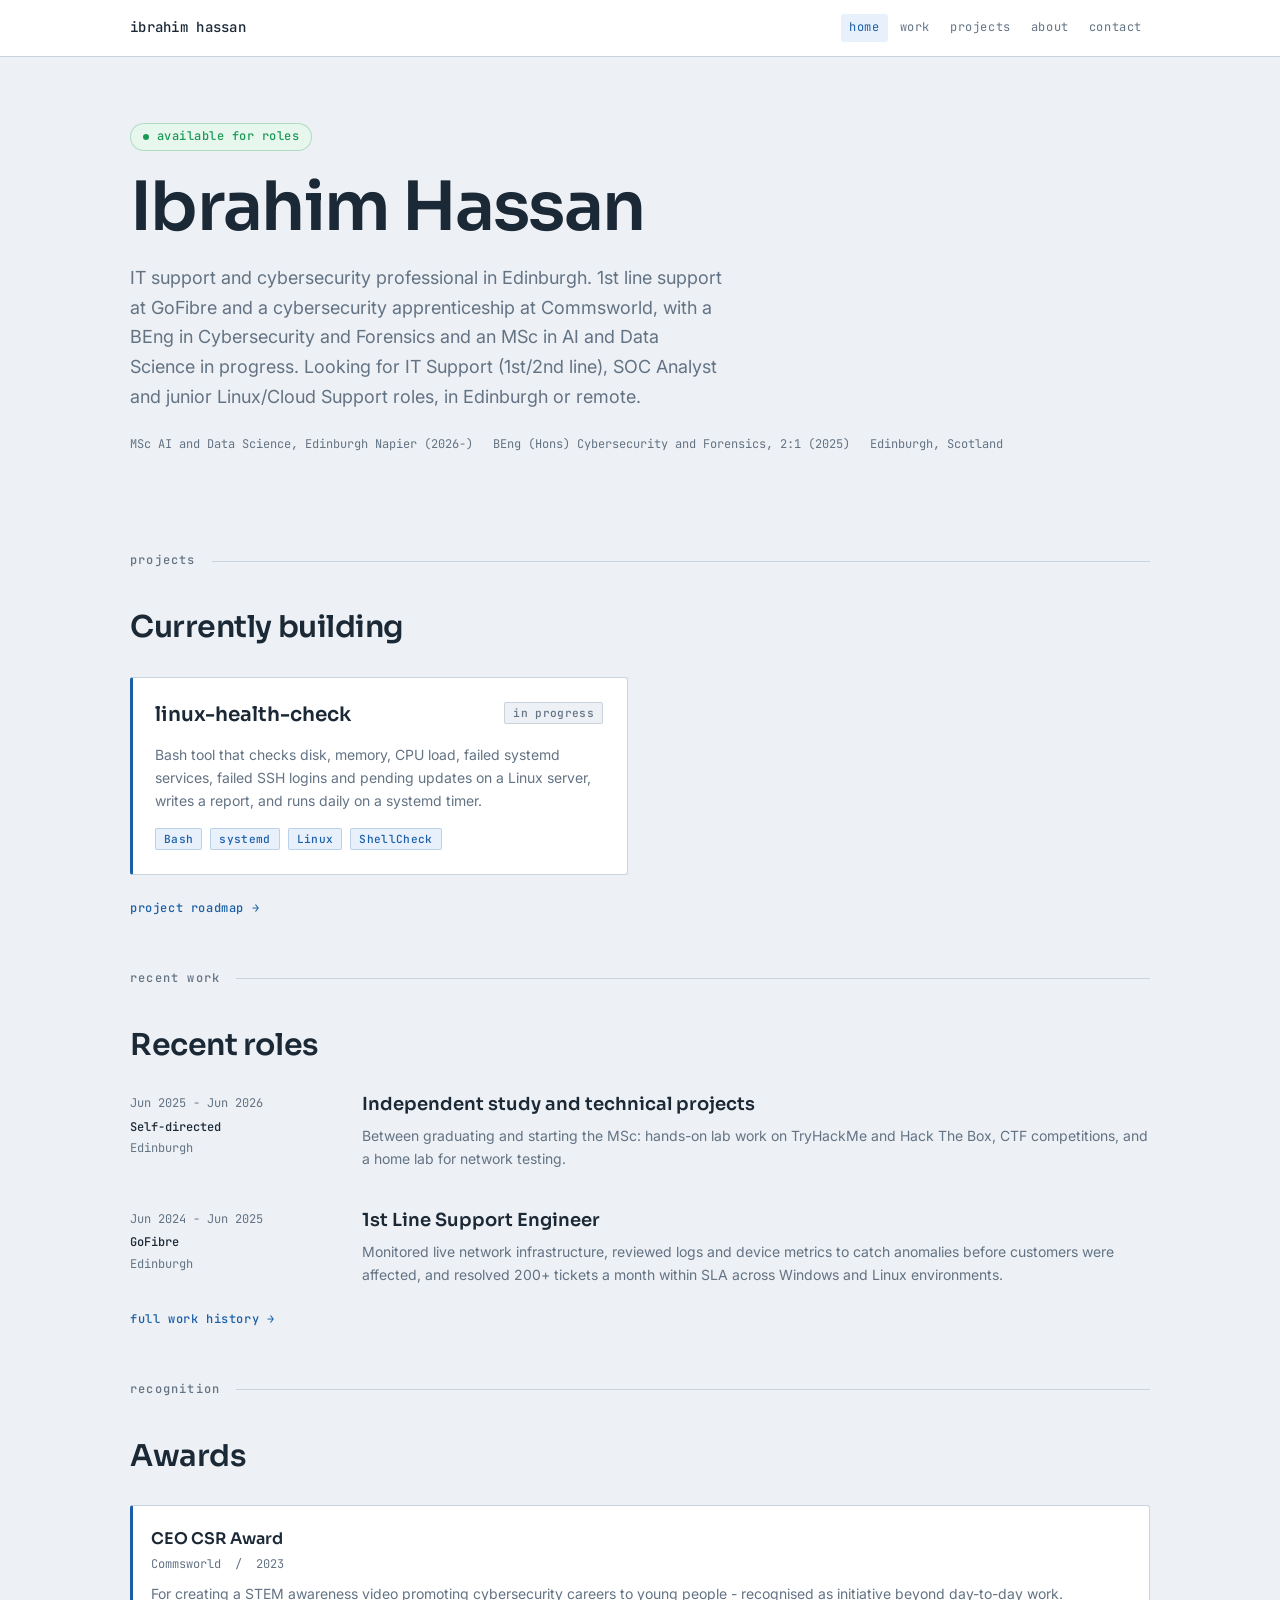
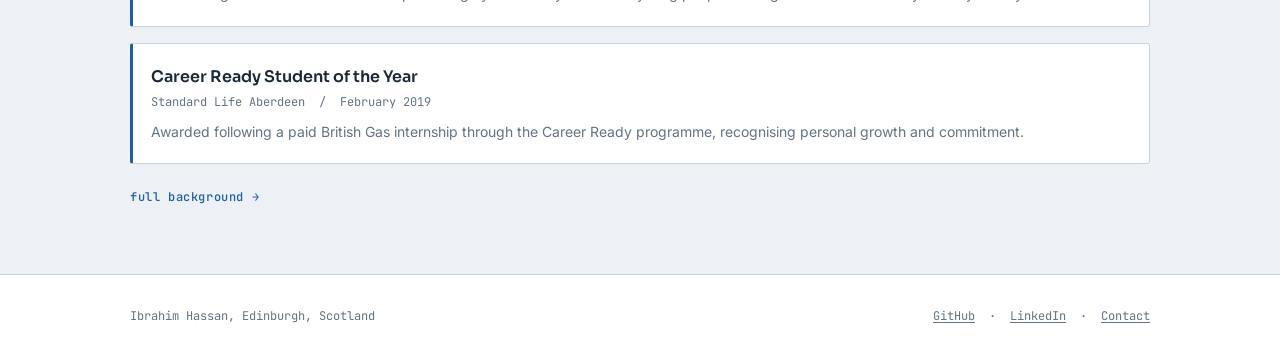
<file: index.html>
<!DOCTYPE html>
<html lang="en">
<head>
  <meta charset="UTF-8">
  <meta name="viewport" content="width=device-width, initial-scale=1.0">
  <title>Ibrahim Hassan - IT support and security, Edinburgh</title>
  <meta name="description" content="IT support and cybersecurity professional in Edinburgh. BEng Cybersecurity and Forensics, MSc AI and Data Science student. Looking for IT Support (1st/2nd line), SOC Analyst and junior Linux/Cloud Support roles.">
  <link rel="stylesheet" href="style.css">
</head>
<body>

  <header class="site-header">
    <div class="container">
      <a href="index.html" class="site-logo" aria-label="Ibrahim Hassan - home">ibrahim hassan</a>
      <nav class="site-nav" aria-label="Main navigation">
        <a href="index.html" aria-current="page">home</a>
        <a href="work.html">work</a>
        <a href="projects.html">projects</a>
        <a href="about.html">about</a>
        <a href="contact.html">contact</a>
      </nav>
    </div>
  </header>

  <main>

    <!-- Hero -->
    <section class="hero" aria-labelledby="hero-name">
      <div class="container">
        <div class="hero-eyebrow">
          <span class="status-badge">
            <span class="status-dot" aria-hidden="true"></span>
            available for roles
          </span>
        </div>
        <h1 class="hero-name" id="hero-name">Ibrahim Hassan</h1>
        <p class="hero-intro">
          IT support and cybersecurity professional in Edinburgh. 1st line support at
          GoFibre and a cybersecurity apprenticeship at Commsworld, with a BEng in
          Cybersecurity and Forensics and an MSc in AI and Data Science in progress.
          Looking for IT Support (1st/2nd line), SOC Analyst and junior Linux/Cloud Support roles, in Edinburgh or remote.
        </p>
        <div class="hero-meta">
          <span>MSc AI and Data Science, Edinburgh Napier (2026-)</span>
          <span>BEng (Hons) Cybersecurity and Forensics, 2:1 (2025)</span>
          <span>Edinburgh, Scotland</span>
        </div>
      </div>
    </section>

    <!-- Featured project -->
    <section class="page-section" aria-labelledby="projects-heading">
      <div class="container">
        <div class="section-rule"><span>projects</span></div>
        <h2 class="subsection-heading" id="projects-heading">Currently building</h2>

        <!-- Static project content. Replaced by projects.js when JS is available. -->
        <div id="projects-featured" class="project-grid">
          <article class="project-card">
            <div class="project-card__header">
              <h3 class="project-card__title">linux-health-check</h3>
              <span class="tag tag--status">in progress</span>
            </div>
            <p class="project-card__desc">
              Bash tool that checks disk, memory, CPU load, failed systemd services, failed SSH logins and pending updates on a Linux server, writes a report, and runs daily on a systemd timer.
            </p>
            <div class="project-card__tech">
              <span class="tag">Bash</span>
              <span class="tag">systemd</span>
              <span class="tag">Linux</span>
              <span class="tag">ShellCheck</span>
            </div>
          </article>
        </div>

        <a href="projects.html" class="see-more">project roadmap &rarr;</a>
      </div>
    </section>

    <!-- Featured experience -->
    <section class="page-section" aria-labelledby="work-heading">
      <div class="container">
        <div class="section-rule"><span>recent work</span></div>
        <h2 class="subsection-heading" id="work-heading">Recent roles</h2>

        <div class="experience-list">

          <div class="experience-entry experience-entry--compact">
            <div class="experience-meta">
              <span class="date">Jun 2025 - Jun 2026</span>
              <span class="employer">Self-directed</span>
              <span class="location">Edinburgh</span>
            </div>
            <div>
              <h3 class="experience-role">Independent study and technical projects</h3>
              <div class="experience-body">
                <p>
                  Between graduating and starting the MSc: hands-on lab work on TryHackMe and Hack
                  The Box, CTF competitions, and a home lab for network testing.
                </p>
              </div>
            </div>
          </div>

          <div class="experience-entry experience-entry--compact">
            <div class="experience-meta">
              <span class="date">Jun 2024 - Jun 2025</span>
              <span class="employer">GoFibre</span>
              <span class="location">Edinburgh</span>
            </div>
            <div>
              <h3 class="experience-role">1st Line Support Engineer</h3>
              <div class="experience-body">
                <p>
                  Monitored live network infrastructure, reviewed logs and device metrics to
                  catch anomalies before customers were affected, and resolved 200+ tickets
                  a month within SLA across Windows and Linux environments.
                </p>
              </div>
            </div>
          </div>

        </div>

        <a href="work.html" class="see-more">full work history &rarr;</a>
      </div>
    </section>

    <!-- Recognition -->
    <section class="page-section" aria-labelledby="recognition-heading">
      <div class="container">
        <div class="section-rule"><span>recognition</span></div>
        <h2 class="subsection-heading" id="recognition-heading">Awards</h2>

        <div class="award-list">
          <div class="award-entry">
            <p class="award-title">CEO CSR Award</p>
            <p class="award-meta">Commsworld &nbsp;/&nbsp; 2023</p>
            <p class="award-desc">
              For creating a STEM awareness video promoting cybersecurity careers to young
              people - recognised as initiative beyond day-to-day work.
            </p>
          </div>
          <div class="award-entry">
            <p class="award-title">Career Ready Student of the Year</p>
            <p class="award-meta">Standard Life Aberdeen &nbsp;/&nbsp; February 2019</p>
            <p class="award-desc">
              Awarded following a paid British Gas internship through the Career Ready
              programme, recognising personal growth and commitment.
            </p>
          </div>
        </div>

        <a href="about.html#recognition" class="see-more">full background &rarr;</a>
      </div>
    </section>

  </main>

  <footer class="site-footer">
    <div class="container">
      <p>Ibrahim Hassan, Edinburgh, Scotland</p>
      <p>
        <a href="https://github.com/pribrahimh" target="_blank" rel="noopener noreferrer">GitHub</a>
        &nbsp;&middot;&nbsp;
        <a href="https://linkedin.com/in/pribrahim" target="_blank" rel="noopener noreferrer">LinkedIn</a>
        &nbsp;&middot;&nbsp;
        <a href="contact.html">Contact</a>
      </p>
    </div>
  </footer>

  <script src="projects.js"></script>
  <script>
    (function () {
      var container = document.getElementById('projects-featured');
      if (container && typeof renderProjects === 'function') {
        renderProjects(container, { featured: true });
      }
    }());
  </script>

</body>
</html>
</file>
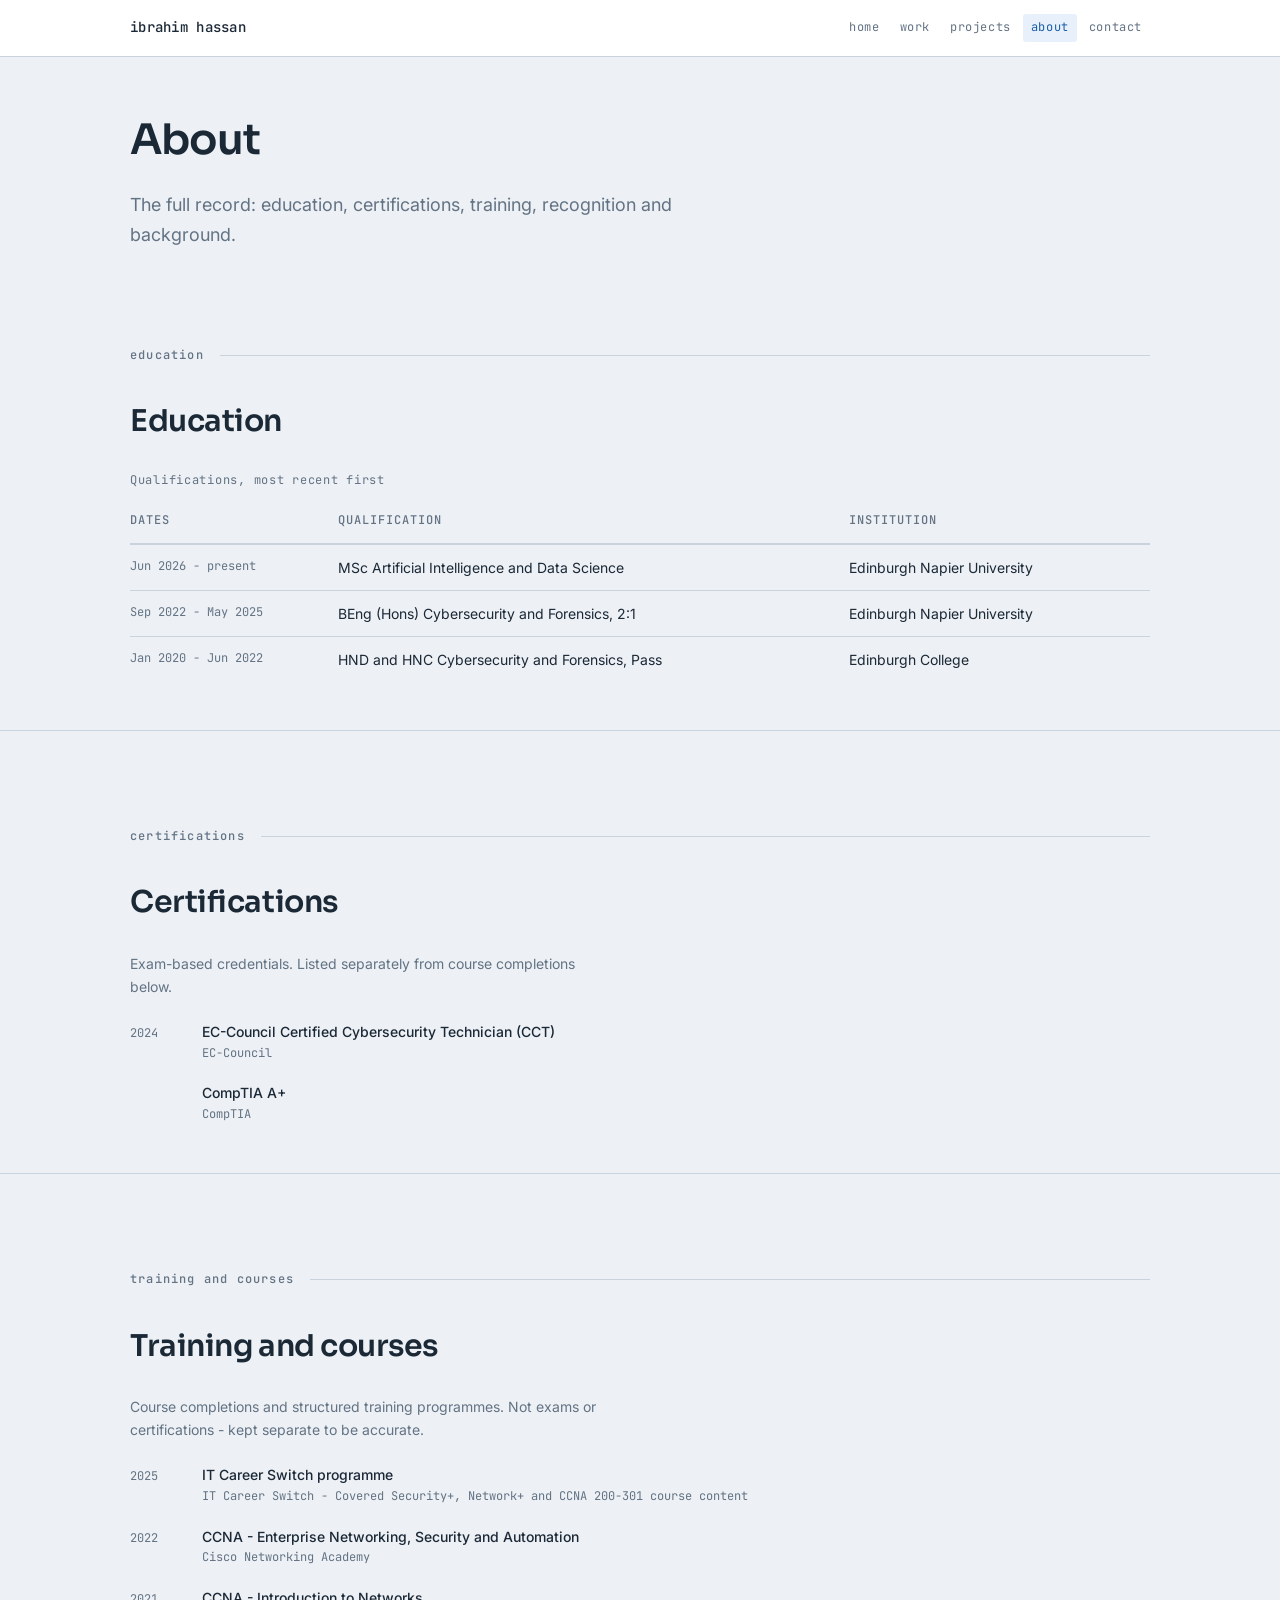
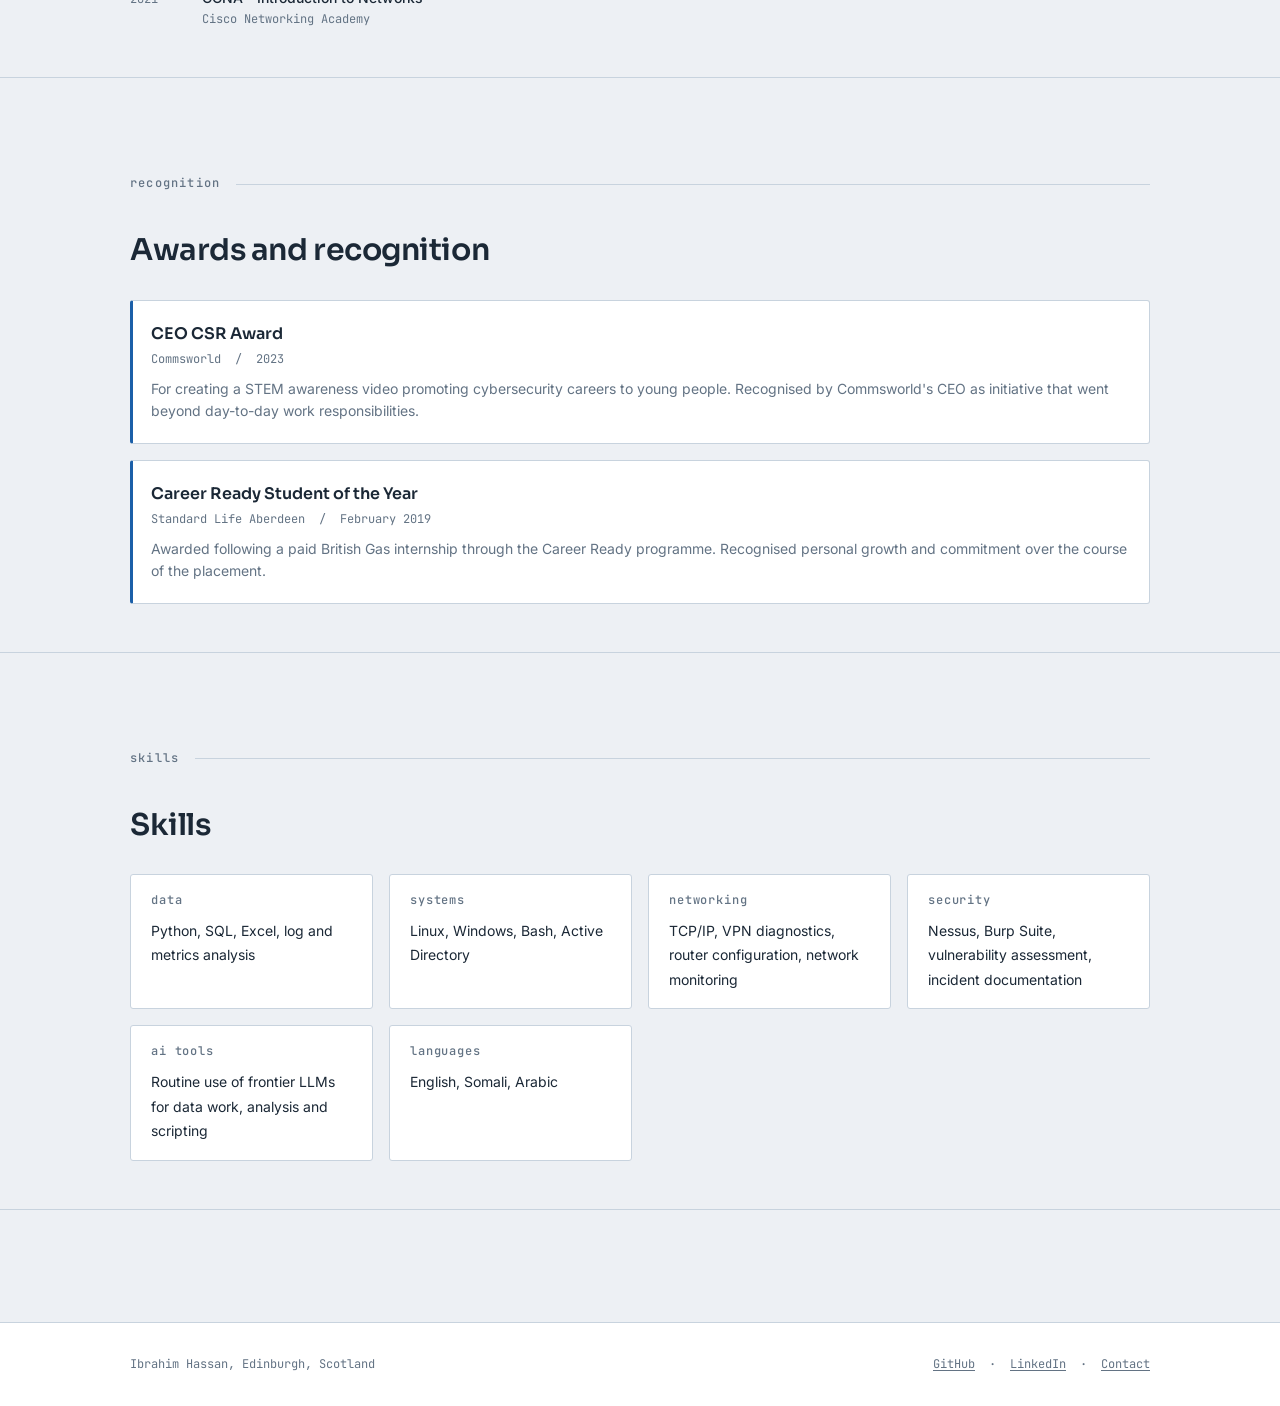
<file: about.html>
<!DOCTYPE html>
<html lang="en">
<head>
  <meta charset="UTF-8">
  <meta name="viewport" content="width=device-width, initial-scale=1.0">
  <title>About - Ibrahim Hassan</title>
  <meta name="description" content="Education, certifications, training, recognition and skills for Ibrahim Hassan.">
  <link rel="stylesheet" href="style.css">
</head>
<body>

  <header class="site-header">
    <div class="container">
      <a href="index.html" class="site-logo" aria-label="Ibrahim Hassan - home">ibrahim hassan</a>
      <nav class="site-nav" aria-label="Main navigation">
        <a href="index.html">home</a>
        <a href="work.html">work</a>
        <a href="projects.html">projects</a>
        <a href="about.html" aria-current="page">about</a>
        <a href="contact.html">contact</a>
      </nav>
    </div>
  </header>

  <main>
    <div class="page-header">
      <div class="container">
        <h1 class="page-heading">About</h1>
        <p class="page-intro">
          The full record: education, certifications, training, recognition and background.
        </p>
      </div>
    </div>

    <!-- Education -->
    <section class="page-section" aria-labelledby="education-heading">
      <div class="container">
        <div class="section-rule"><span>education</span></div>
        <h2 class="subsection-heading" id="education-heading">Education</h2>

        <div class="table-wrapper">
          <table class="data-table">
            <caption>Qualifications, most recent first</caption>
            <thead>
              <tr>
                <th class="col-date" scope="col">Dates</th>
                <th scope="col">Qualification</th>
                <th scope="col">Institution</th>
              </tr>
            </thead>
            <tbody>
              <tr>
                <td class="col-date">Jun 2026 - present</td>
                <td>MSc Artificial Intelligence and Data Science</td>
                <td>Edinburgh Napier University</td>
              </tr>
              <tr>
                <td class="col-date">Sep 2022 - May 2025</td>
                <td>BEng (Hons) Cybersecurity and Forensics, 2:1</td>
                <td>Edinburgh Napier University</td>
              </tr>
              <tr>
                <td class="col-date">Jan 2020 - Jun 2022</td>
                <td>HND and HNC Cybersecurity and Forensics, Pass</td>
                <td>Edinburgh College</td>
              </tr>
            </tbody>
          </table>
        </div>

      </div>
    </section>

    <hr class="divider">

    <!-- Certifications -->
    <section class="page-section" aria-labelledby="certifications-heading">
      <div class="container">
        <div class="section-rule"><span>certifications</span></div>
        <h2 class="subsection-heading" id="certifications-heading">Certifications</h2>
        <p class="muted" style="font-size: var(--size-sm); margin-bottom: var(--space-6); max-width: 54ch; line-height: 1.65;">
          Exam-based credentials. Listed separately from course completions below.
        </p>

        <div class="cert-list">
          <div class="cert-entry">
            <span class="cert-year">2024</span>
            <div>
              <p class="cert-name">EC-Council Certified Cybersecurity Technician (CCT)</p>
              <p class="cert-issuer">EC-Council</p>
            </div>
          </div>
          <div class="cert-entry">
            <!-- TODO: confirm the exact year the CompTIA A+ was awarded -->
            <span class="cert-year"><!-- year --></span>
            <div>
              <p class="cert-name">CompTIA A+</p>
              <p class="cert-issuer">CompTIA</p>
            </div>
          </div>
        </div>

      </div>
    </section>

    <hr class="divider">

    <!-- Training and courses -->
    <section class="page-section" aria-labelledby="training-heading">
      <div class="container">
        <div class="section-rule"><span>training and courses</span></div>
        <h2 class="subsection-heading" id="training-heading">Training and courses</h2>
        <p class="muted" style="font-size: var(--size-sm); margin-bottom: var(--space-6); max-width: 54ch; line-height: 1.65;">
          Course completions and structured training programmes. Not exams or certifications -
          kept separate to be accurate.
        </p>

        <div class="cert-list">
          <div class="cert-entry">
            <span class="cert-year">2025</span>
            <div>
              <p class="cert-name">IT Career Switch programme</p>
              <p class="cert-issuer">IT Career Switch - Covered Security+, Network+ and CCNA 200-301 course content</p>
            </div>
          </div>
          <div class="cert-entry">
            <span class="cert-year">2022</span>
            <div>
              <p class="cert-name">CCNA - Enterprise Networking, Security and Automation</p>
              <p class="cert-issuer">Cisco Networking Academy</p>
            </div>
          </div>
          <div class="cert-entry">
            <span class="cert-year">2021</span>
            <div>
              <p class="cert-name">CCNA - Introduction to Networks</p>
              <p class="cert-issuer">Cisco Networking Academy</p>
            </div>
          </div>
        </div>

      </div>
    </section>

    <hr class="divider">

    <!-- Recognition -->
    <section class="page-section" id="recognition" aria-labelledby="recognition-heading">
      <div class="container">
        <div class="section-rule"><span>recognition</span></div>
        <h2 class="subsection-heading" id="recognition-heading">Awards and recognition</h2>

        <div class="award-list">
          <div class="award-entry">
            <p class="award-title">CEO CSR Award</p>
            <p class="award-meta">Commsworld &nbsp;/&nbsp; 2023</p>
            <p class="award-desc">
              For creating a STEM awareness video promoting cybersecurity careers to young
              people. Recognised by Commsworld's CEO as initiative that went beyond
              day-to-day work responsibilities.
            </p>
          </div>
          <div class="award-entry">
            <p class="award-title">Career Ready Student of the Year</p>
            <p class="award-meta">Standard Life Aberdeen &nbsp;/&nbsp; February 2019</p>
            <p class="award-desc">
              Awarded following a paid British Gas internship through the Career Ready
              programme. Recognised personal growth and commitment over the course of the
              placement.
            </p>
          </div>
        </div>

      </div>
    </section>

    <hr class="divider">

    <!-- Skills -->
    <section class="page-section" aria-labelledby="skills-heading">
      <div class="container">
        <div class="section-rule"><span>skills</span></div>
        <h2 class="subsection-heading" id="skills-heading">Skills</h2>

        <div class="skills-grid">
          <div class="skill-group">
            <p class="skill-group__label">data</p>
            <p class="skill-group__items">Python, SQL, Excel, log and metrics analysis</p>
          </div>
          <div class="skill-group">
            <p class="skill-group__label">systems</p>
            <p class="skill-group__items">Linux, Windows, Bash, Active Directory</p>
          </div>
          <div class="skill-group">
            <p class="skill-group__label">networking</p>
            <p class="skill-group__items">TCP/IP, VPN diagnostics, router configuration, network monitoring</p>
          </div>
          <div class="skill-group">
            <p class="skill-group__label">security</p>
            <p class="skill-group__items">Nessus, Burp Suite, vulnerability assessment, incident documentation</p>
          </div>
          <div class="skill-group">
            <p class="skill-group__label">AI tools</p>
            <p class="skill-group__items">Routine use of frontier LLMs for data work, analysis and scripting</p>
          </div>
          <div class="skill-group">
            <p class="skill-group__label">languages</p>
            <p class="skill-group__items">English, Somali, Arabic</p>
          </div>
        </div>

      </div>
    </section>

    <hr class="divider">

    <!-- TODO: Add an interests section once content is available -->
    <!-- <section class="page-section" aria-labelledby="interests-heading">
      <div class="container">
        <div class="section-rule"><span>interests</span></div>
        <h2 class="subsection-heading" id="interests-heading">Interests</h2>
        [content TBD]
      </div>
    </section> -->

  </main>

  <footer class="site-footer">
    <div class="container">
      <p>Ibrahim Hassan, Edinburgh, Scotland</p>
      <p>
        <a href="https://github.com/pribrahimh" target="_blank" rel="noopener noreferrer">GitHub</a>
        &nbsp;&middot;&nbsp;
        <a href="https://linkedin.com/in/pribrahim" target="_blank" rel="noopener noreferrer">LinkedIn</a>
        &nbsp;&middot;&nbsp;
        <a href="contact.html">Contact</a>
      </p>
    </div>
  </footer>

</body>
</html>
</file>
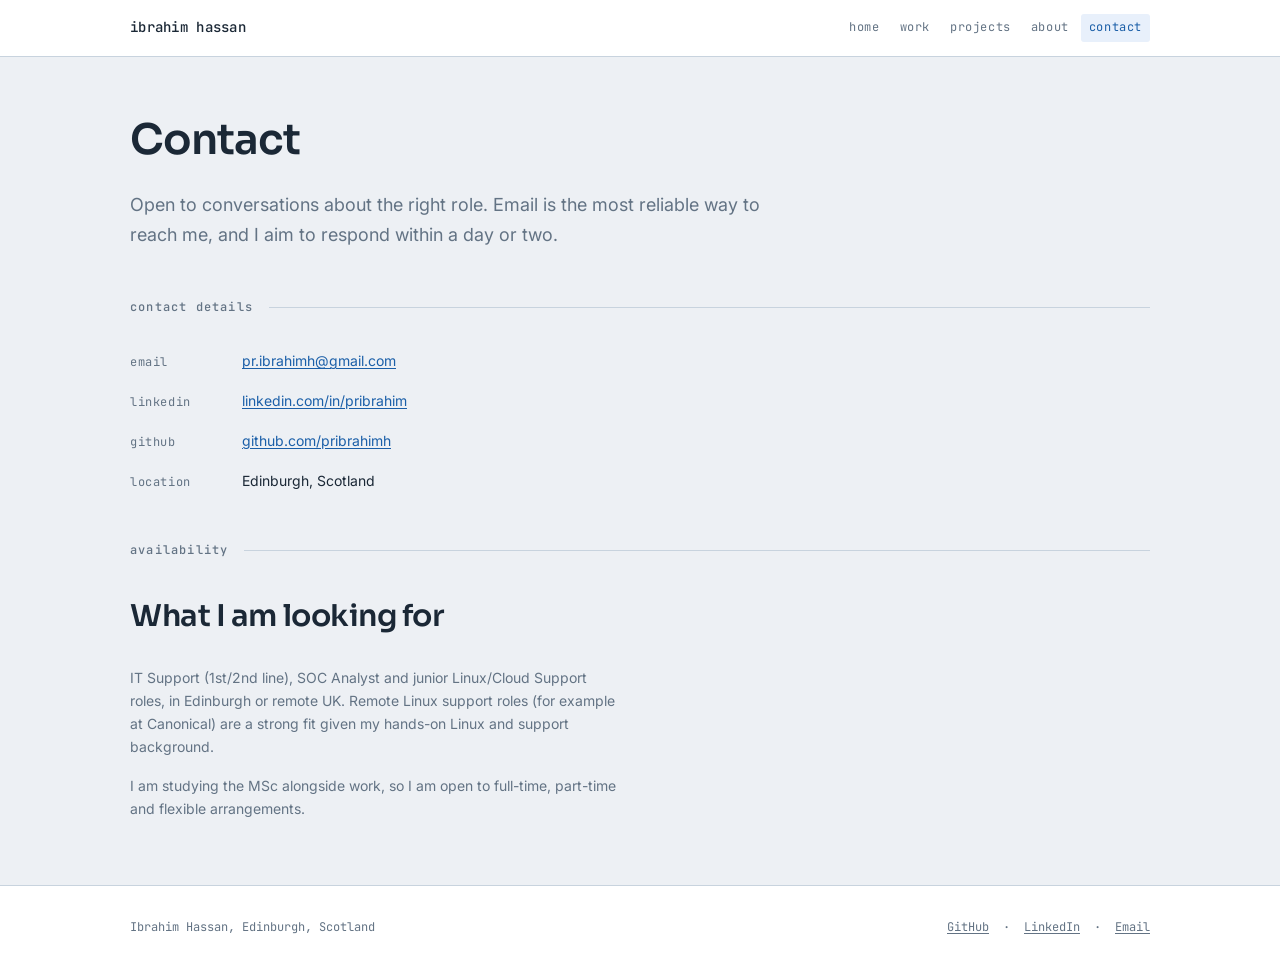
<file: contact.html>
<!DOCTYPE html>
<html lang="en">
<head>
  <meta charset="UTF-8">
  <meta name="viewport" content="width=device-width, initial-scale=1.0">
  <title>Contact - Ibrahim Hassan</title>
  <meta name="description" content="Contact Ibrahim Hassan about IT Support (1st/2nd line), SOC Analyst and junior Linux/Cloud Support roles in Edinburgh or remote.">
  <link rel="stylesheet" href="style.css">
</head>
<body>

  <header class="site-header">
    <div class="container">
      <a href="index.html" class="site-logo" aria-label="Ibrahim Hassan - home">ibrahim hassan</a>
      <nav class="site-nav" aria-label="Main navigation">
        <a href="index.html">home</a>
        <a href="work.html">work</a>
        <a href="projects.html">projects</a>
        <a href="about.html">about</a>
        <a href="contact.html" aria-current="page">contact</a>
      </nav>
    </div>
  </header>

  <main>
    <div class="page-header">
      <div class="container">
        <h1 class="page-heading">Contact</h1>
        <p class="page-intro">
          Open to conversations about the right role. Email is the most reliable way to
          reach me, and I aim to respond within a day or two.
        </p>
      </div>
    </div>

    <section aria-label="Contact details">
      <div class="container">
        <div class="section-rule"><span>contact details</span></div>

        <address style="font-style: normal;">
          <div class="contact-list">
            <div class="contact-item">
              <span class="contact-label">email</span>
              <span class="contact-value">
                <a href="mailto:pr.ibrahimh@gmail.com">pr.ibrahimh@gmail.com</a>
              </span>
            </div>
            <div class="contact-item">
              <span class="contact-label">linkedin</span>
              <span class="contact-value">
                <a href="https://linkedin.com/in/pribrahim" target="_blank" rel="noopener noreferrer">linkedin.com/in/pribrahim</a>
              </span>
            </div>
            <div class="contact-item">
              <span class="contact-label">github</span>
              <span class="contact-value">
                <a href="https://github.com/pribrahimh" target="_blank" rel="noopener noreferrer">github.com/pribrahimh</a>
              </span>
            </div>
            <div class="contact-item">
              <span class="contact-label">location</span>
              <span class="contact-value">Edinburgh, Scotland</span>
            </div>
          </div>
        </address>

      </div>
    </section>

    <section class="page-section" aria-labelledby="availability-heading">
      <div class="container">
        <div class="section-rule"><span>availability</span></div>
        <h2 class="subsection-heading" id="availability-heading">What I am looking for</h2>
        <p style="font-size: var(--size-sm); color: var(--col-muted); max-width: 54ch; line-height: 1.65;">
          IT Support (1st/2nd line), SOC Analyst and junior Linux/Cloud Support roles, in Edinburgh or remote UK. Remote Linux support roles
          (for example at Canonical) are a strong fit given my hands-on Linux and
          support background.
        </p>
        <p style="font-size: var(--size-sm); color: var(--col-muted); max-width: 54ch; line-height: 1.65; margin-top: var(--space-4);">
          I am studying the MSc alongside work, so I am open to full-time, part-time
          and flexible arrangements.
        </p>
      </div>
    </section>

  </main>

  <footer class="site-footer">
    <div class="container">
      <p>Ibrahim Hassan, Edinburgh, Scotland</p>
      <p>
        <a href="https://github.com/pribrahimh" target="_blank" rel="noopener noreferrer">GitHub</a>
        &nbsp;&middot;&nbsp;
        <a href="https://linkedin.com/in/pribrahim" target="_blank" rel="noopener noreferrer">LinkedIn</a>
        &nbsp;&middot;&nbsp;
        <a href="mailto:pr.ibrahimh@gmail.com">Email</a>
      </p>
    </div>
  </footer>

</body>
</html>
</file>
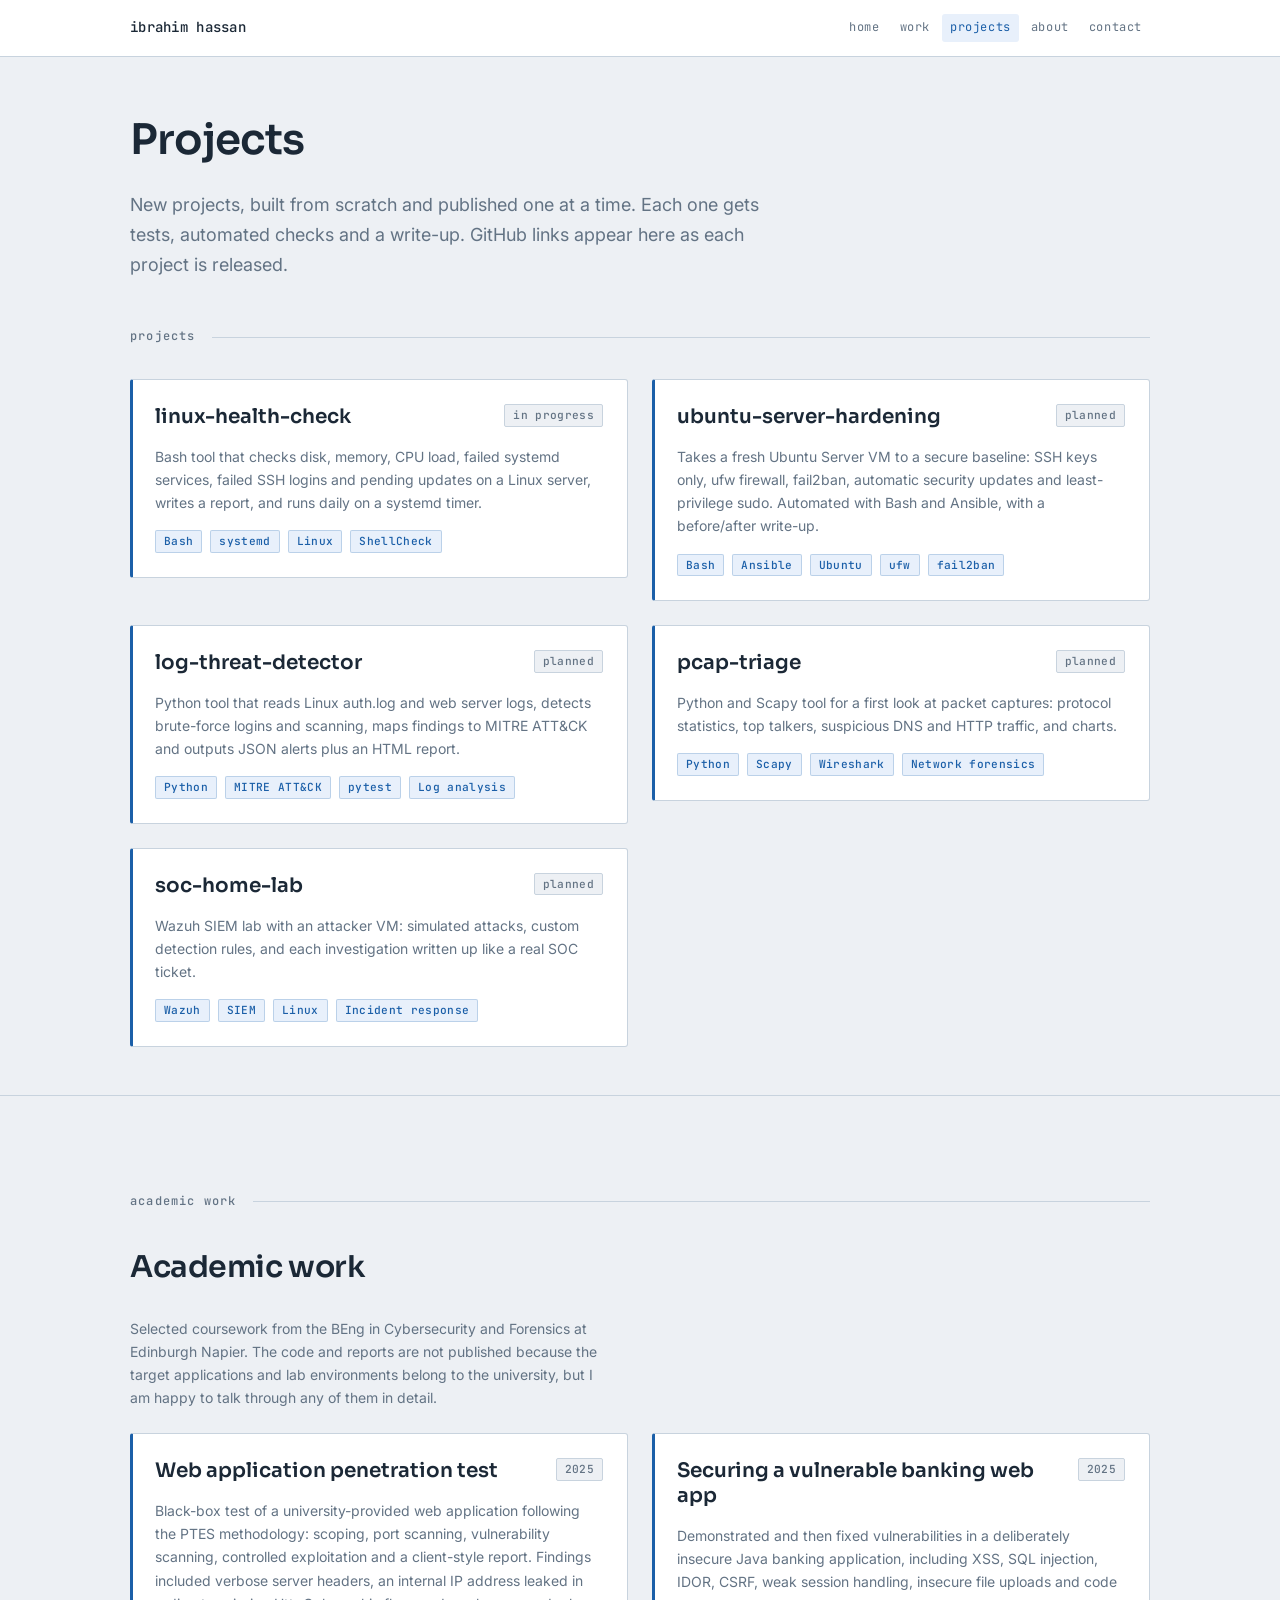
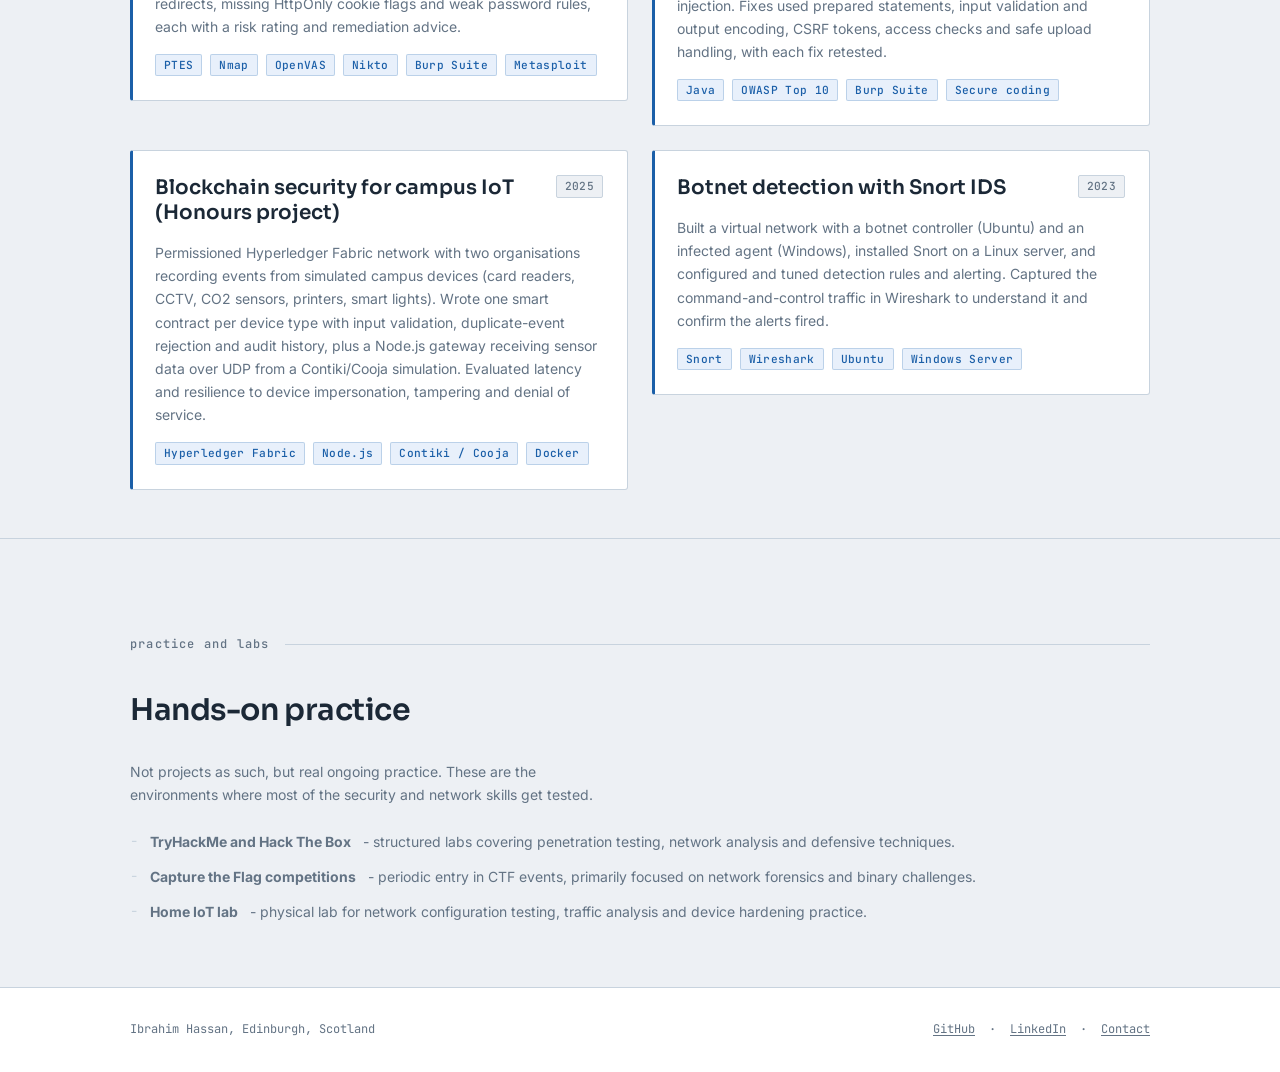
<file: projects.html>
<!DOCTYPE html>
<html lang="en">
<head>
  <meta charset="UTF-8">
  <meta name="viewport" content="width=device-width, initial-scale=1.0">
  <title>Projects - Ibrahim Hassan</title>
  <meta name="description" content="Technical projects by Ibrahim Hassan, including an IoT blockchain verification system built with Hyperledger Fabric and Contiki-NG.">
  <link rel="stylesheet" href="style.css">
</head>
<body>

  <header class="site-header">
    <div class="container">
      <a href="index.html" class="site-logo" aria-label="Ibrahim Hassan - home">ibrahim hassan</a>
      <nav class="site-nav" aria-label="Main navigation">
        <a href="index.html">home</a>
        <a href="work.html">work</a>
        <a href="projects.html" aria-current="page">projects</a>
        <a href="about.html">about</a>
        <a href="contact.html">contact</a>
      </nav>
    </div>
  </header>

  <main>
    <div class="page-header">
      <div class="container">
        <h1 class="page-heading">Projects</h1>
        <p class="page-intro">
          New projects, built from scratch and published one at a time. Each one gets
          tests, automated checks and a write-up. GitHub links appear here as each
          project is released.
        </p>
      </div>
    </div>

    <section aria-label="Project list">
      <div class="container">
        <div class="section-rule"><span>projects</span></div>

        <!--
          Static fallback content below is shown when JavaScript is disabled.
          When JS runs, renderProjects() replaces this with dynamically rendered cards.
          If you add a project to projects.js, also update this static block.
        -->
        <div id="projects-grid" class="project-grid">
          <article class="project-card">
            <div class="project-card__header">
              <h3 class="project-card__title">linux-health-check</h3>
              <span class="tag tag--status">in progress</span>
            </div>
            <p class="project-card__desc">
              Bash tool that checks disk, memory, CPU load, failed systemd services, failed SSH logins and pending updates on a Linux server, writes a report, and runs daily on a systemd timer.
            </p>
            <div class="project-card__tech">
              <span class="tag">Bash</span>
              <span class="tag">systemd</span>
              <span class="tag">Linux</span>
              <span class="tag">ShellCheck</span>
            </div>
          </article>
          <article class="project-card">
            <div class="project-card__header">
              <h3 class="project-card__title">ubuntu-server-hardening</h3>
              <span class="tag tag--status">planned</span>
            </div>
            <p class="project-card__desc">
              Takes a fresh Ubuntu Server VM to a secure baseline: SSH keys only, ufw firewall, fail2ban, automatic security updates and least-privilege sudo. Automated with Bash and Ansible, with a before/after write-up.
            </p>
            <div class="project-card__tech">
              <span class="tag">Bash</span>
              <span class="tag">Ansible</span>
              <span class="tag">Ubuntu</span>
              <span class="tag">ufw</span>
              <span class="tag">fail2ban</span>
            </div>
          </article>
          <article class="project-card">
            <div class="project-card__header">
              <h3 class="project-card__title">log-threat-detector</h3>
              <span class="tag tag--status">planned</span>
            </div>
            <p class="project-card__desc">
              Python tool that reads Linux auth.log and web server logs, detects brute-force logins and scanning, maps findings to MITRE ATT&amp;CK and outputs JSON alerts plus an HTML report.
            </p>
            <div class="project-card__tech">
              <span class="tag">Python</span>
              <span class="tag">MITRE ATT&amp;CK</span>
              <span class="tag">pytest</span>
              <span class="tag">Log analysis</span>
            </div>
          </article>
          <article class="project-card">
            <div class="project-card__header">
              <h3 class="project-card__title">pcap-triage</h3>
              <span class="tag tag--status">planned</span>
            </div>
            <p class="project-card__desc">
              Python and Scapy tool for a first look at packet captures: protocol statistics, top talkers, suspicious DNS and HTTP traffic, and charts.
            </p>
            <div class="project-card__tech">
              <span class="tag">Python</span>
              <span class="tag">Scapy</span>
              <span class="tag">Wireshark</span>
              <span class="tag">Network forensics</span>
            </div>
          </article>
          <article class="project-card">
            <div class="project-card__header">
              <h3 class="project-card__title">soc-home-lab</h3>
              <span class="tag tag--status">planned</span>
            </div>
            <p class="project-card__desc">
              Wazuh SIEM lab with an attacker VM: simulated attacks, custom detection rules, and each investigation written up like a real SOC ticket.
            </p>
            <div class="project-card__tech">
              <span class="tag">Wazuh</span>
              <span class="tag">SIEM</span>
              <span class="tag">Linux</span>
              <span class="tag">Incident response</span>
            </div>
          </article>
        </div>

      </div>
    </section>

    <hr class="divider">

    <!-- Academic work - described, not published (targets and code belong to the university) -->
    <section class="page-section" aria-labelledby="academic-heading">
      <div class="container">
        <div class="section-rule"><span>academic work</span></div>
        <h2 class="subsection-heading" id="academic-heading">Academic work</h2>
        <p class="muted" style="font-size: var(--size-sm); margin-bottom: var(--space-6); max-width: 54ch; line-height: 1.65;">
          Selected coursework from the BEng in Cybersecurity and Forensics at Edinburgh
          Napier. The code and reports are not published because the target applications
          and lab environments belong to the university, but I am happy to talk through
          any of them in detail.
        </p>
        <div class="project-grid">
          <article class="project-card">
            <div class="project-card__header">
              <h3 class="project-card__title">Web application penetration test</h3>
              <span class="tag tag--status">2025</span>
            </div>
            <p class="project-card__desc">
              Black-box test of a university-provided web application following the PTES methodology: scoping, port scanning, vulnerability scanning, controlled exploitation and a client-style report. Findings included verbose server headers, an internal IP address leaked in redirects, missing HttpOnly cookie flags and weak password rules, each with a risk rating and remediation advice.
            </p>
            <div class="project-card__tech">
              <span class="tag">PTES</span>
              <span class="tag">Nmap</span>
              <span class="tag">OpenVAS</span>
              <span class="tag">Nikto</span>
              <span class="tag">Burp Suite</span>
              <span class="tag">Metasploit</span>
            </div>
          </article>
          <article class="project-card">
            <div class="project-card__header">
              <h3 class="project-card__title">Securing a vulnerable banking web app</h3>
              <span class="tag tag--status">2025</span>
            </div>
            <p class="project-card__desc">
              Demonstrated and then fixed vulnerabilities in a deliberately insecure Java banking application, including XSS, SQL injection, IDOR, CSRF, weak session handling, insecure file uploads and code injection. Fixes used prepared statements, input validation and output encoding, CSRF tokens, access checks and safe upload handling, with each fix retested.
            </p>
            <div class="project-card__tech">
              <span class="tag">Java</span>
              <span class="tag">OWASP Top 10</span>
              <span class="tag">Burp Suite</span>
              <span class="tag">Secure coding</span>
            </div>
          </article>
          <article class="project-card">
            <div class="project-card__header">
              <h3 class="project-card__title">Blockchain security for campus IoT (Honours project)</h3>
              <span class="tag tag--status">2025</span>
            </div>
            <p class="project-card__desc">
              Permissioned Hyperledger Fabric network with two organisations recording events from simulated campus devices (card readers, CCTV, CO2 sensors, printers, smart lights). Wrote one smart contract per device type with input validation, duplicate-event rejection and audit history, plus a Node.js gateway receiving sensor data over UDP from a Contiki/Cooja simulation. Evaluated latency and resilience to device impersonation, tampering and denial of service.
            </p>
            <div class="project-card__tech">
              <span class="tag">Hyperledger Fabric</span>
              <span class="tag">Node.js</span>
              <span class="tag">Contiki / Cooja</span>
              <span class="tag">Docker</span>
            </div>
          </article>
          <article class="project-card">
            <div class="project-card__header">
              <h3 class="project-card__title">Botnet detection with Snort IDS</h3>
              <span class="tag tag--status">2023</span>
            </div>
            <p class="project-card__desc">
              Built a virtual network with a botnet controller (Ubuntu) and an infected agent (Windows), installed Snort on a Linux server, and configured and tuned detection rules and alerting. Captured the command-and-control traffic in Wireshark to understand it and confirm the alerts fired.
            </p>
            <div class="project-card__tech">
              <span class="tag">Snort</span>
              <span class="tag">Wireshark</span>
              <span class="tag">Ubuntu</span>
              <span class="tag">Windows Server</span>
            </div>
          </article>
        </div>
      </div>
    </section>

    <hr class="divider">

    <!-- Practice and labs - not projects, but real hands-on work -->
    <section class="page-section" aria-labelledby="practice-heading">
      <div class="container">
        <div class="section-rule"><span>practice and labs</span></div>
        <h2 class="subsection-heading" id="practice-heading">Hands-on practice</h2>
        <p class="muted" style="font-size: var(--size-sm); margin-bottom: var(--space-6); max-width: 54ch; line-height: 1.65;">
          Not projects as such, but real ongoing practice. These are the environments where
          most of the security and network skills get tested.
        </p>
        <ul class="practice-list">
          <li>
            <strong>TryHackMe and Hack The Box</strong> - structured labs covering penetration
            testing, network analysis and defensive techniques.
          </li>
          <li>
            <strong>Capture the Flag competitions</strong> - periodic entry in CTF events,
            primarily focused on network forensics and binary challenges.
          </li>
          <li>
            <strong>Home IoT lab</strong> - physical lab for network configuration testing,
            traffic analysis and device hardening practice.
          </li>
        </ul>
      </div>
    </section>

  </main>

  <footer class="site-footer">
    <div class="container">
      <p>Ibrahim Hassan, Edinburgh, Scotland</p>
      <p>
        <a href="https://github.com/pribrahimh" target="_blank" rel="noopener noreferrer">GitHub</a>
        &nbsp;&middot;&nbsp;
        <a href="https://linkedin.com/in/pribrahim" target="_blank" rel="noopener noreferrer">LinkedIn</a>
        &nbsp;&middot;&nbsp;
        <a href="contact.html">Contact</a>
      </p>
    </div>
  </footer>

  <script src="projects.js"></script>
  <script>
    (function () {
      var container = document.getElementById('projects-grid');
      if (container && typeof renderProjects === 'function') {
        renderProjects(container);
      }
    }());
  </script>

</body>
</html>
</file>
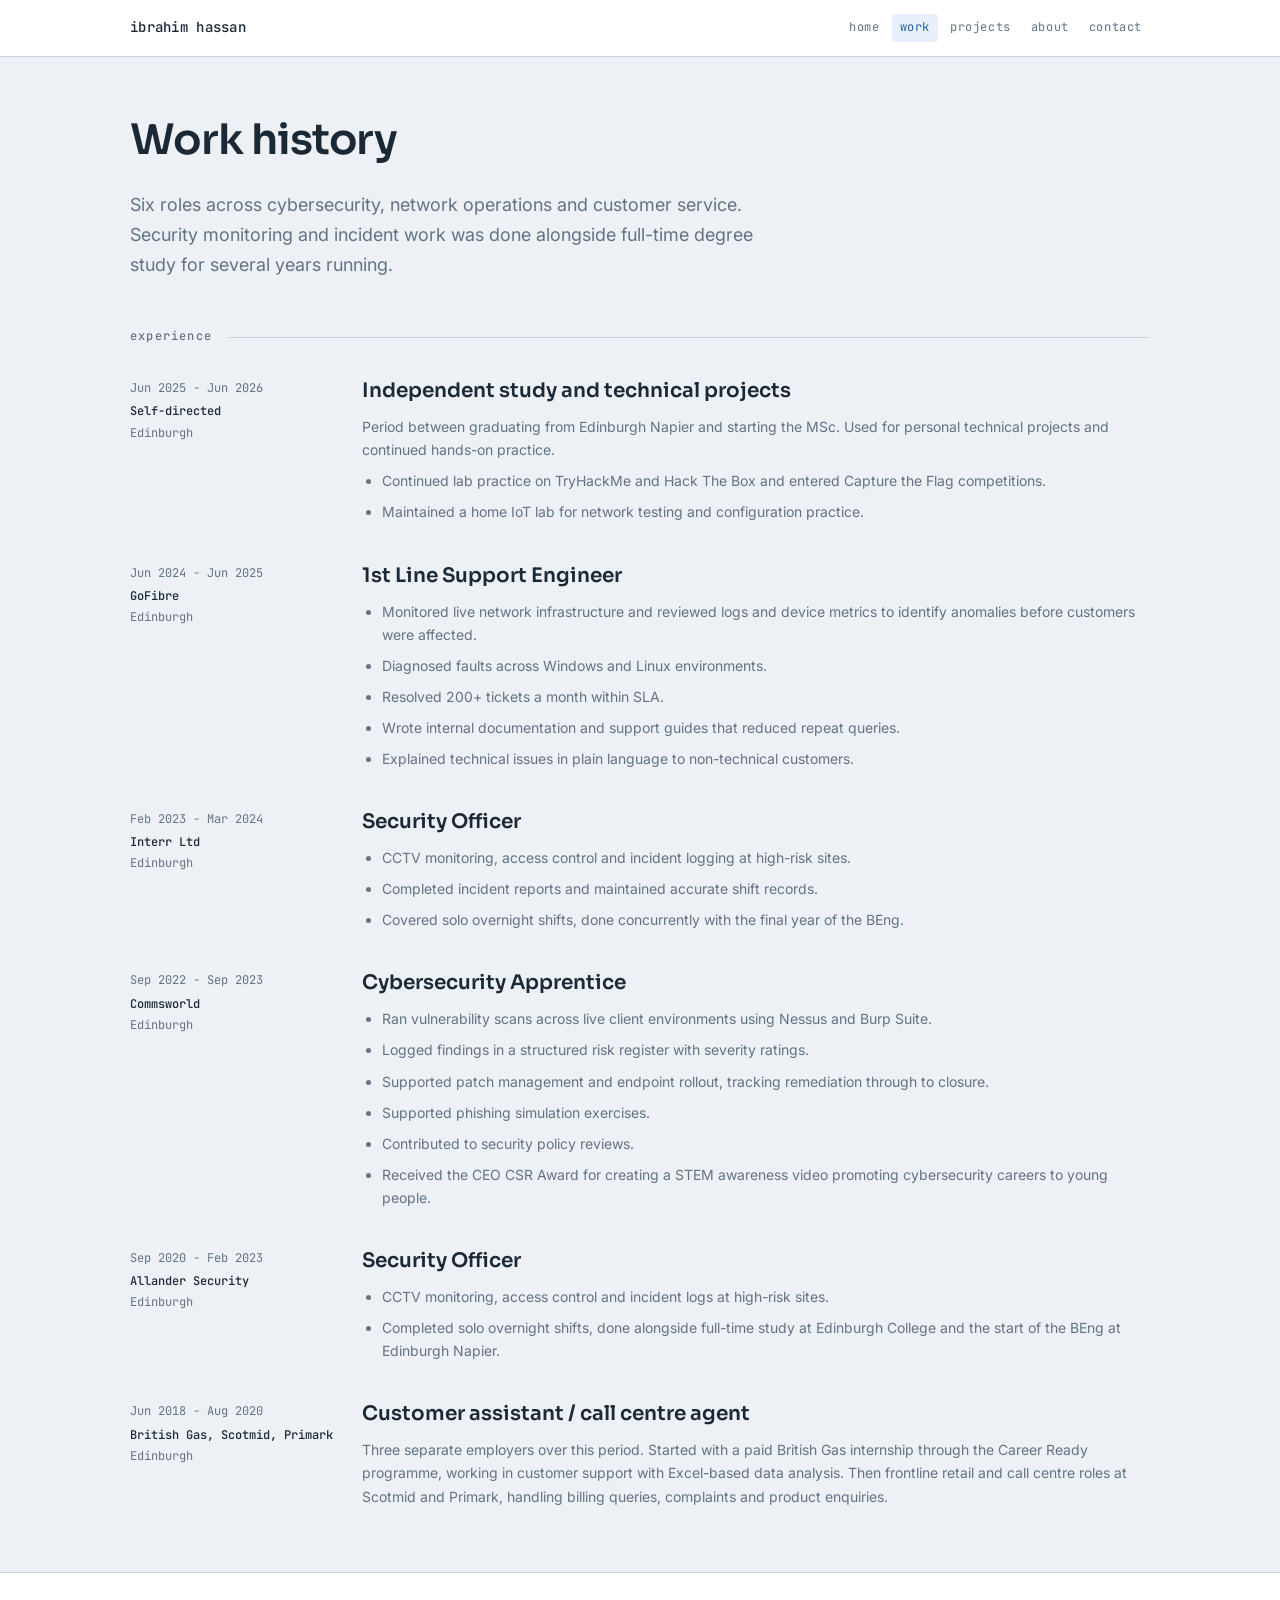
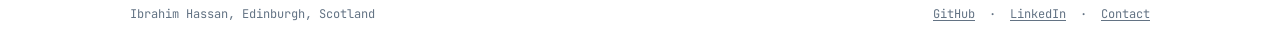
<file: work.html>
<!DOCTYPE html>
<html lang="en">
<head>
  <meta charset="UTF-8">
  <meta name="viewport" content="width=device-width, initial-scale=1.0">
  <title>Work history - Ibrahim Hassan</title>
  <meta name="description" content="Full employment history for Ibrahim Hassan, covering network operations, cybersecurity, and frontline support roles across Edinburgh.">
  <link rel="stylesheet" href="style.css">
</head>
<body>

  <header class="site-header">
    <div class="container">
      <a href="index.html" class="site-logo" aria-label="Ibrahim Hassan - home">ibrahim hassan</a>
      <nav class="site-nav" aria-label="Main navigation">
        <a href="index.html">home</a>
        <a href="work.html" aria-current="page">work</a>
        <a href="projects.html">projects</a>
        <a href="about.html">about</a>
        <a href="contact.html">contact</a>
      </nav>
    </div>
  </header>

  <main>
    <div class="page-header">
      <div class="container">
        <h1 class="page-heading">Work history</h1>
        <p class="page-intro">
          Six roles across cybersecurity, network operations and customer service. Security
          monitoring and incident work was done alongside full-time degree study for several
          years running.
        </p>
      </div>
    </div>

    <section aria-label="Employment history">
      <div class="container">
        <div class="section-rule"><span>experience</span></div>

        <div class="experience-list">

          <!-- Independent study -->
          <div class="experience-entry">
            <div class="experience-meta">
              <span class="date">Jun 2025 - Jun 2026</span>
              <span class="employer">Self-directed</span>
              <span class="location">Edinburgh</span>
            </div>
            <div>
              <h3 class="experience-role">Independent study and technical projects</h3>
              <div class="experience-body">
                <p>
                  Period between graduating from Edinburgh Napier and starting the MSc.
                  Used for personal technical projects and continued hands-on practice.
                </p>
                <ul>
                  <li>Continued lab practice on TryHackMe and Hack The Box and entered Capture the Flag competitions.</li>
                  <li>Maintained a home IoT lab for network testing and configuration practice.</li>
                </ul>
              </div>
            </div>
          </div>

          <!-- GoFibre -->
          <div class="experience-entry">
            <div class="experience-meta">
              <span class="date">Jun 2024 - Jun 2025</span>
              <span class="employer">GoFibre</span>
              <span class="location">Edinburgh</span>
            </div>
            <div>
              <h3 class="experience-role">1st Line Support Engineer</h3>
              <div class="experience-body">
                <ul>
                  <li>Monitored live network infrastructure and reviewed logs and device metrics to identify anomalies before customers were affected.</li>
                  <li>Diagnosed faults across Windows and Linux environments.</li>
                  <li>Resolved 200+ tickets a month within SLA.</li>
                  <li>Wrote internal documentation and support guides that reduced repeat queries.</li>
                  <li>Explained technical issues in plain language to non-technical customers.</li>
                </ul>
              </div>
            </div>
          </div>

          <!-- Interr Ltd -->
          <div class="experience-entry">
            <div class="experience-meta">
              <span class="date">Feb 2023 - Mar 2024</span>
              <span class="employer">Interr Ltd</span>
              <span class="location">Edinburgh</span>
            </div>
            <div>
              <h3 class="experience-role">Security Officer</h3>
              <div class="experience-body">
                <ul>
                  <li>CCTV monitoring, access control and incident logging at high-risk sites.</li>
                  <li>Completed incident reports and maintained accurate shift records.</li>
                  <li>Covered solo overnight shifts, done concurrently with the final year of the BEng.</li>
                </ul>
              </div>
            </div>
          </div>

          <!-- Commsworld -->
          <div class="experience-entry">
            <div class="experience-meta">
              <span class="date">Sep 2022 - Sep 2023</span>
              <span class="employer">Commsworld</span>
              <span class="location">Edinburgh</span>
            </div>
            <div>
              <h3 class="experience-role">Cybersecurity Apprentice</h3>
              <div class="experience-body">
                <ul>
                  <li>Ran vulnerability scans across live client environments using Nessus and Burp Suite.</li>
                  <li>Logged findings in a structured risk register with severity ratings.</li>
                  <li>Supported patch management and endpoint rollout, tracking remediation through to closure.</li>
                  <li>Supported phishing simulation exercises.</li>
                  <li>Contributed to security policy reviews.</li>
                  <li>Received the CEO CSR Award for creating a STEM awareness video promoting cybersecurity careers to young people.</li>
                </ul>
              </div>
            </div>
          </div>

          <!-- Allander Security -->
          <div class="experience-entry">
            <div class="experience-meta">
              <span class="date">Sep 2020 - Feb 2023</span>
              <span class="employer">Allander Security</span>
              <span class="location">Edinburgh</span>
            </div>
            <div>
              <h3 class="experience-role">Security Officer</h3>
              <div class="experience-body">
                <ul>
                  <li>CCTV monitoring, access control and incident logs at high-risk sites.</li>
                  <li>Completed solo overnight shifts, done alongside full-time study at Edinburgh College and the start of the BEng at Edinburgh Napier.</li>
                </ul>
              </div>
            </div>
          </div>

          <!-- Early roles -->
          <div class="experience-entry">
            <div class="experience-meta">
              <span class="date">Jun 2018 - Aug 2020</span>
              <span class="employer">British Gas, Scotmid, Primark</span>
              <span class="location">Edinburgh</span>
            </div>
            <div>
              <h3 class="experience-role">Customer assistant / call centre agent</h3>
              <div class="experience-body">
                <p>
                  Three separate employers over this period. Started with a paid British Gas internship
                  through the Career Ready programme, working in customer support with Excel-based data
                  analysis. Then frontline retail and call centre roles at Scotmid and Primark, handling
                  billing queries, complaints and product enquiries.
                </p>
              </div>
            </div>
          </div>

        </div>
      </div>
    </section>

  </main>

  <footer class="site-footer">
    <div class="container">
      <p>Ibrahim Hassan, Edinburgh, Scotland</p>
      <p>
        <a href="https://github.com/pribrahimh" target="_blank" rel="noopener noreferrer">GitHub</a>
        &nbsp;&middot;&nbsp;
        <a href="https://linkedin.com/in/pribrahim" target="_blank" rel="noopener noreferrer">LinkedIn</a>
        &nbsp;&middot;&nbsp;
        <a href="contact.html">Contact</a>
      </p>
    </div>
  </footer>

</body>
</html>
</file>
<file: style.css>
/* ============================================================
   FONTS
   ============================================================ */
@import url('https://fonts.googleapis.com/css2?family=Sora:wght@300;400;600&family=Inter:wght@400;500&family=JetBrains+Mono:wght@400;500&display=swap');

/* ============================================================
   CUSTOM PROPERTIES
   ============================================================ */
:root {
  /* Palette - cool blue-gray, light mode */
  --col-bg:            #edf0f4;
  --col-surface:       #ffffff;
  --col-border:        #c8d3de;
  --col-text:          #1b2836;
  --col-muted:         #637384;
  --col-accent:        #1b5fa8;
  --col-accent-light:  #e8f0fb;
  --col-status:        #1a9955;
  --col-status-bg:     #e8f7ee;
  --col-status-border: rgba(26, 153, 85, 0.28);
  --col-tag-border:    rgba(27, 95, 168, 0.22);

  /* Typography */
  --font-display: 'Sora', system-ui, sans-serif;
  --font-body:    'Inter', system-ui, sans-serif;
  --font-mono:    'JetBrains Mono', 'Courier New', monospace;

  /* Type scale */
  --size-xs:   0.75rem;
  --size-sm:   0.875rem;
  --size-base: 1rem;
  --size-lg:   1.125rem;
  --size-xl:   1.25rem;
  --size-2xl:  clamp(1.375rem, 3vw, 1.875rem);
  --size-3xl:  clamp(1.75rem, 4.5vw, 2.625rem);
  --size-hero: clamp(2.375rem, 6.5vw, 4.25rem);

  /* Spacing */
  --space-1:  0.25rem;
  --space-2:  0.5rem;
  --space-3:  0.75rem;
  --space-4:  1rem;
  --space-5:  1.25rem;
  --space-6:  1.5rem;
  --space-8:  2rem;
  --space-10: 2.5rem;
  --space-12: 3rem;
  --space-16: 4rem;
  --space-20: 5rem;

  /* Layout */
  --container-max: 1100px;
  --radius: 3px;
}

/* ============================================================
   RESET
   ============================================================ */
*, *::before, *::after {
  box-sizing: border-box;
  margin: 0;
  padding: 0;
}

html {
  -webkit-text-size-adjust: 100%;
}

body {
  font-family: var(--font-body);
  font-size: var(--size-base);
  line-height: 1.65;
  color: var(--col-text);
  background: var(--col-bg);
  min-height: 100vh;
  display: flex;
  flex-direction: column;
}

main { flex: 1; }

img, svg {
  display: block;
  max-width: 100%;
  height: auto;
}

ul, ol { list-style: none; }

a {
  color: var(--col-accent);
  text-decoration: underline;
  text-underline-offset: 2px;
}

a:hover { text-decoration: none; }

/* ============================================================
   FOCUS
   ============================================================ */
:focus-visible {
  outline: 2px solid var(--col-accent);
  outline-offset: 3px;
  border-radius: var(--radius);
}

/* ============================================================
   CONTAINER
   ============================================================ */
.container {
  width: 100%;
  max-width: var(--container-max);
  margin-left: auto;
  margin-right: auto;
  padding-left: clamp(1rem, 5vw, 2.5rem);
  padding-right: clamp(1rem, 5vw, 2.5rem);
}

/* ============================================================
   SITE HEADER / NAV
   ============================================================ */
.site-header {
  background: var(--col-surface);
  border-bottom: 1px solid var(--col-border);
  position: sticky;
  top: 0;
  z-index: 100;
}

.site-header .container {
  display: flex;
  align-items: center;
  justify-content: space-between;
  flex-wrap: wrap;
  gap: var(--space-2) var(--space-4);
  padding-top: var(--space-3);
  padding-bottom: var(--space-3);
  min-height: 56px;
}

.site-logo {
  font-family: var(--font-mono);
  font-size: var(--size-sm);
  font-weight: 500;
  color: var(--col-text);
  text-decoration: none;
  letter-spacing: 0.02em;
  white-space: nowrap;
  flex-shrink: 0;
}

.site-logo:hover { color: var(--col-accent); }

.site-nav {
  display: flex;
  flex-wrap: wrap;
  gap: var(--space-1);
}

.site-nav a {
  font-family: var(--font-mono);
  font-size: var(--size-xs);
  font-weight: 400;
  color: var(--col-muted);
  text-decoration: none;
  letter-spacing: 0.05em;
  padding: var(--space-1) var(--space-2);
  border-radius: var(--radius);
  white-space: nowrap;
  transition: color 0.12s ease, background-color 0.12s ease;
}

.site-nav a:hover,
.site-nav a[aria-current="page"] {
  color: var(--col-accent);
  background-color: var(--col-accent-light);
}

/* ============================================================
   SITE FOOTER
   ============================================================ */
.site-footer {
  margin-top: auto;
  background: var(--col-surface);
  border-top: 1px solid var(--col-border);
  padding: var(--space-8) 0;
}

.site-footer .container {
  display: flex;
  align-items: center;
  justify-content: space-between;
  flex-wrap: wrap;
  gap: var(--space-4);
}

.site-footer p {
  font-family: var(--font-mono);
  font-size: var(--size-xs);
  color: var(--col-muted);
}

.site-footer a {
  color: var(--col-muted);
}

.site-footer a:hover {
  color: var(--col-accent);
}

/* ============================================================
   SIGNATURE MOTIF: SECTION RULE
   Every major section opens with:
     <div class="section-rule"><span>label</span></div>
   Renders: label ------------------------------------------
   ============================================================ */
.section-rule {
  display: flex;
  align-items: center;
  gap: var(--space-4);
  margin-bottom: var(--space-8);
}

.section-rule::after {
  content: '';
  flex: 1;
  height: 1px;
  background: var(--col-border);
}

.section-rule > span {
  font-family: var(--font-mono);
  font-size: var(--size-xs);
  font-weight: 500;
  color: var(--col-muted);
  letter-spacing: 0.1em;
  text-transform: lowercase;
  white-space: nowrap;
  flex-shrink: 0;
}

/* ============================================================
   PAGE SECTIONS
   ============================================================ */
.page-section {
  padding-top: var(--space-12);
}

/* ============================================================
   STATUS BADGE
   ============================================================ */
.status-badge {
  display: inline-flex;
  align-items: center;
  gap: var(--space-2);
  font-family: var(--font-mono);
  font-size: var(--size-xs);
  font-weight: 500;
  color: var(--col-status);
  background: var(--col-status-bg);
  border: 1px solid var(--col-status-border);
  border-radius: 2em;
  padding: 3px var(--space-3);
  letter-spacing: 0.04em;
}

.status-dot {
  width: 6px;
  height: 6px;
  border-radius: 50%;
  background: var(--col-status);
  flex-shrink: 0;
}

@media (prefers-reduced-motion: no-preference) {
  .status-dot {
    animation: blink 2.8s ease-in-out infinite;
  }
}

@keyframes blink {
  0%, 100% { opacity: 1; }
  50%       { opacity: 0.35; }
}

/* ============================================================
   HERO
   ============================================================ */
.hero {
  padding: var(--space-16) 0 var(--space-12);
}

.hero-eyebrow {
  margin-bottom: var(--space-5);
}

.hero-name {
  font-family: var(--font-display);
  font-size: var(--size-hero);
  font-weight: 600;
  line-height: 1.06;
  letter-spacing: -0.025em;
  color: var(--col-text);
  margin-bottom: var(--space-5);
}

.hero-intro {
  font-size: var(--size-lg);
  color: var(--col-muted);
  max-width: 54ch;
  line-height: 1.65;
  margin-bottom: var(--space-6);
}

.hero-meta {
  display: flex;
  flex-wrap: wrap;
  gap: var(--space-2) var(--space-5);
  font-family: var(--font-mono);
  font-size: var(--size-xs);
  color: var(--col-muted);
}

/* ============================================================
   HEADINGS
   ============================================================ */
.page-heading {
  font-family: var(--font-display);
  font-size: var(--size-3xl);
  font-weight: 600;
  letter-spacing: -0.025em;
  color: var(--col-text);
  margin-bottom: var(--space-4);
}

.page-intro {
  font-size: var(--size-lg);
  color: var(--col-muted);
  max-width: 58ch;
  line-height: 1.65;
  margin-bottom: var(--space-12);
}

.subsection-heading {
  font-family: var(--font-display);
  font-size: var(--size-2xl);
  font-weight: 600;
  letter-spacing: -0.015em;
  color: var(--col-text);
  margin-bottom: var(--space-6);
}

/* ============================================================
   CARDS
   ============================================================ */
.card {
  background: var(--col-surface);
  border: 1px solid var(--col-border);
  border-radius: var(--radius);
  padding: var(--space-6);
}

.card--left-accent {
  border-left: 3px solid var(--col-accent);
  padding-left: calc(var(--space-6) - 2px);
}

/* ============================================================
   PROJECT CARDS
   ============================================================ */
.project-grid {
  display: grid;
  grid-template-columns: repeat(auto-fill, minmax(min(100%, 340px), 1fr));
  gap: var(--space-6);
  align-items: start;
}

.project-card {
  background: var(--col-surface);
  border: 1px solid var(--col-border);
  border-left: 3px solid var(--col-accent);
  border-radius: var(--radius);
  padding: var(--space-6);
  padding-left: calc(var(--space-6) - 2px);
  display: flex;
  flex-direction: column;
  gap: var(--space-4);
}

.project-card__header {
  display: flex;
  align-items: flex-start;
  justify-content: space-between;
  gap: var(--space-3);
}

.project-card__title {
  font-family: var(--font-display);
  font-size: var(--size-xl);
  font-weight: 600;
  color: var(--col-text);
  line-height: 1.25;
}

.project-card__desc {
  font-size: var(--size-sm);
  color: var(--col-muted);
  line-height: 1.65;
  flex: 1;
}

.project-card__tech {
  display: flex;
  flex-wrap: wrap;
  gap: var(--space-2);
}

.project-card__links {
  display: flex;
  flex-wrap: wrap;
  gap: var(--space-4);
  font-size: var(--size-sm);
}

/* ============================================================
   TAGS
   ============================================================ */
.tag {
  display: inline-block;
  font-family: var(--font-mono);
  font-size: 0.7rem;
  font-weight: 500;
  color: var(--col-accent);
  background: var(--col-accent-light);
  border: 1px solid var(--col-tag-border);
  border-radius: 2px;
  padding: 1px var(--space-2);
  letter-spacing: 0.03em;
  white-space: nowrap;
}

.tag--status {
  color: var(--col-muted);
  background: var(--col-bg);
  border-color: var(--col-border);
  flex-shrink: 0;
}

/* ============================================================
   EXPERIENCE ENTRIES
   ============================================================ */
.experience-list {
  display: flex;
  flex-direction: column;
  gap: var(--space-10);
}

.experience-entry {
  display: grid;
  grid-template-columns: 1fr;
  gap: var(--space-2);
}

@media (min-width: 640px) {
  .experience-entry {
    grid-template-columns: 11rem 1fr;
    gap: var(--space-6);
  }
}

@media (min-width: 1024px) {
  .experience-entry {
    grid-template-columns: 13rem 1fr;
  }
}

.experience-meta {
  font-family: var(--font-mono);
  font-size: var(--size-xs);
  color: var(--col-muted);
  line-height: 1.6;
}

.experience-meta .date {
  display: block;
  margin-bottom: var(--space-1);
}

.experience-meta .employer {
  display: block;
  color: var(--col-text);
  font-weight: 500;
}

.experience-meta .location {
  display: block;
  margin-top: 2px;
}

.experience-role {
  font-family: var(--font-display);
  font-size: var(--size-xl);
  font-weight: 600;
  color: var(--col-text);
  line-height: 1.2;
  margin-bottom: var(--space-3);
}

.experience-body {
  color: var(--col-muted);
  font-size: var(--size-sm);
}

.experience-body ul {
  list-style: disc;
  padding-left: var(--space-5);
  display: flex;
  flex-direction: column;
  gap: var(--space-2);
  margin-top: var(--space-2);
}

/* Compact variant used on the landing page */
.experience-entry--compact .experience-role {
  font-size: var(--size-lg);
  margin-bottom: var(--space-1);
}

.experience-entry--compact .experience-body {
  margin-top: var(--space-2);
}

/* ============================================================
   DATA TABLES
   ============================================================ */
.table-wrapper {
  overflow-x: auto;
  -webkit-overflow-scrolling: touch;
}

.data-table {
  width: 100%;
  border-collapse: collapse;
  font-size: var(--size-sm);
}

.data-table caption {
  text-align: left;
  font-family: var(--font-mono);
  font-size: var(--size-xs);
  color: var(--col-muted);
  margin-bottom: var(--space-3);
  letter-spacing: 0.06em;
}

.data-table th {
  font-family: var(--font-mono);
  font-size: var(--size-xs);
  font-weight: 500;
  text-transform: uppercase;
  letter-spacing: 0.08em;
  color: var(--col-muted);
  text-align: left;
  padding: var(--space-2) var(--space-4) var(--space-3) 0;
  border-bottom: 2px solid var(--col-border);
  white-space: nowrap;
}

.data-table td {
  padding: var(--space-3) var(--space-4) var(--space-3) 0;
  border-bottom: 1px solid var(--col-border);
  vertical-align: top;
  line-height: 1.5;
}

.data-table tr:last-child td {
  border-bottom: none;
}

.data-table .col-date {
  font-family: var(--font-mono);
  font-size: var(--size-xs);
  color: var(--col-muted);
  white-space: nowrap;
  width: 13rem;
}

.data-table .col-grade {
  font-family: var(--font-mono);
  font-size: var(--size-xs);
  color: var(--col-muted);
  white-space: nowrap;
  width: 5rem;
}

/* ============================================================
   AWARD / RECOGNITION
   ============================================================ */
.award-list {
  display: flex;
  flex-direction: column;
  gap: var(--space-4);
}

.award-entry {
  background: var(--col-surface);
  border: 1px solid var(--col-border);
  border-left: 3px solid var(--col-accent);
  border-radius: var(--radius);
  padding: var(--space-5);
  padding-left: calc(var(--space-5) - 2px);
}

.award-title {
  font-family: var(--font-display);
  font-size: var(--size-base);
  font-weight: 600;
  color: var(--col-text);
  margin-bottom: 3px;
}

.award-meta {
  font-family: var(--font-mono);
  font-size: var(--size-xs);
  color: var(--col-muted);
  margin-bottom: var(--space-2);
}

.award-desc {
  font-size: var(--size-sm);
  color: var(--col-muted);
  line-height: 1.6;
}

/* ============================================================
   CERTIFICATIONS / TRAINING
   ============================================================ */
.cert-list {
  display: flex;
  flex-direction: column;
  gap: var(--space-5);
}

.cert-entry {
  display: grid;
  grid-template-columns: 3.5rem 1fr;
  gap: var(--space-4);
  align-items: start;
}

.cert-year {
  font-family: var(--font-mono);
  font-size: var(--size-xs);
  color: var(--col-muted);
  padding-top: 2px;
}

.cert-name {
  font-size: var(--size-sm);
  font-weight: 500;
  color: var(--col-text);
  line-height: 1.4;
  margin-bottom: 2px;
}

.cert-issuer {
  font-family: var(--font-mono);
  font-size: var(--size-xs);
  color: var(--col-muted);
}

/* ============================================================
   SKILLS GRID
   ============================================================ */
.skills-grid {
  display: grid;
  grid-template-columns: repeat(auto-fill, minmax(min(100%, 220px), 1fr));
  gap: var(--space-4);
}

.skill-group {
  background: var(--col-surface);
  border: 1px solid var(--col-border);
  border-radius: var(--radius);
  padding: var(--space-4) var(--space-5);
}

.skill-group__label {
  font-family: var(--font-mono);
  font-size: var(--size-xs);
  font-weight: 500;
  color: var(--col-muted);
  letter-spacing: 0.07em;
  text-transform: lowercase;
  margin-bottom: var(--space-2);
}

.skill-group__items {
  font-size: var(--size-sm);
  color: var(--col-text);
  line-height: 1.75;
}

/* ============================================================
   CONTACT PAGE
   ============================================================ */
.contact-list {
  display: flex;
  flex-direction: column;
  gap: var(--space-4);
}

.contact-item {
  display: grid;
  grid-template-columns: 6rem 1fr;
  gap: var(--space-4);
  align-items: baseline;
  font-size: var(--size-sm);
}

.contact-label {
  font-family: var(--font-mono);
  font-size: var(--size-xs);
  color: var(--col-muted);
  letter-spacing: 0.05em;
}

.contact-value {
  color: var(--col-text);
}

/* ============================================================
   UTILITY
   ============================================================ */
.see-more {
  display: inline-flex;
  align-items: center;
  gap: var(--space-2);
  font-family: var(--font-mono);
  font-size: var(--size-xs);
  font-weight: 500;
  letter-spacing: 0.05em;
  color: var(--col-accent);
  text-decoration: none;
  margin-top: var(--space-6);
  padding-bottom: 1px;
  border-bottom: 1px solid transparent;
  transition: border-color 0.12s ease;
}

.see-more:hover {
  text-decoration: none;
  border-bottom-color: var(--col-accent);
}

.muted {
  color: var(--col-muted);
}

.divider {
  border: none;
  border-top: 1px solid var(--col-border);
  margin: var(--space-12) 0;
}

.page-header {
  padding: var(--space-12) 0 0;
}

/* Inline code */
code {
  font-family: var(--font-mono);
  font-size: 0.875em;
  background: var(--col-accent-light);
  border: 1px solid var(--col-tag-border);
  border-radius: 2px;
  padding: 1px 5px;
  color: var(--col-accent);
}

/* Bottom breathing room before footer */
main > :last-child {
  padding-bottom: var(--space-16);
}

/* Practice/labs list on projects page */
.practice-list {
  display: flex;
  flex-direction: column;
  gap: var(--space-3);
  font-size: var(--size-sm);
  color: var(--col-muted);
}

.practice-list li {
  display: flex;
  gap: var(--space-3);
}

.practice-list li::before {
  content: '-';
  font-family: var(--font-mono);
  color: var(--col-border);
  flex-shrink: 0;
}

/* ============================================================
   RESPONSIVE
   ============================================================ */
@media (max-width: 479px) {
  .site-nav {
    width: 100%;
    padding-top: var(--space-2);
    border-top: 1px solid var(--col-border);
  }

  .hero {
    padding: var(--space-10) 0 var(--space-8);
  }

  .cert-entry {
    grid-template-columns: 1fr;
    gap: var(--space-1);
  }

  .contact-item {
    grid-template-columns: 1fr;
    gap: var(--space-1);
  }
}
</file>
